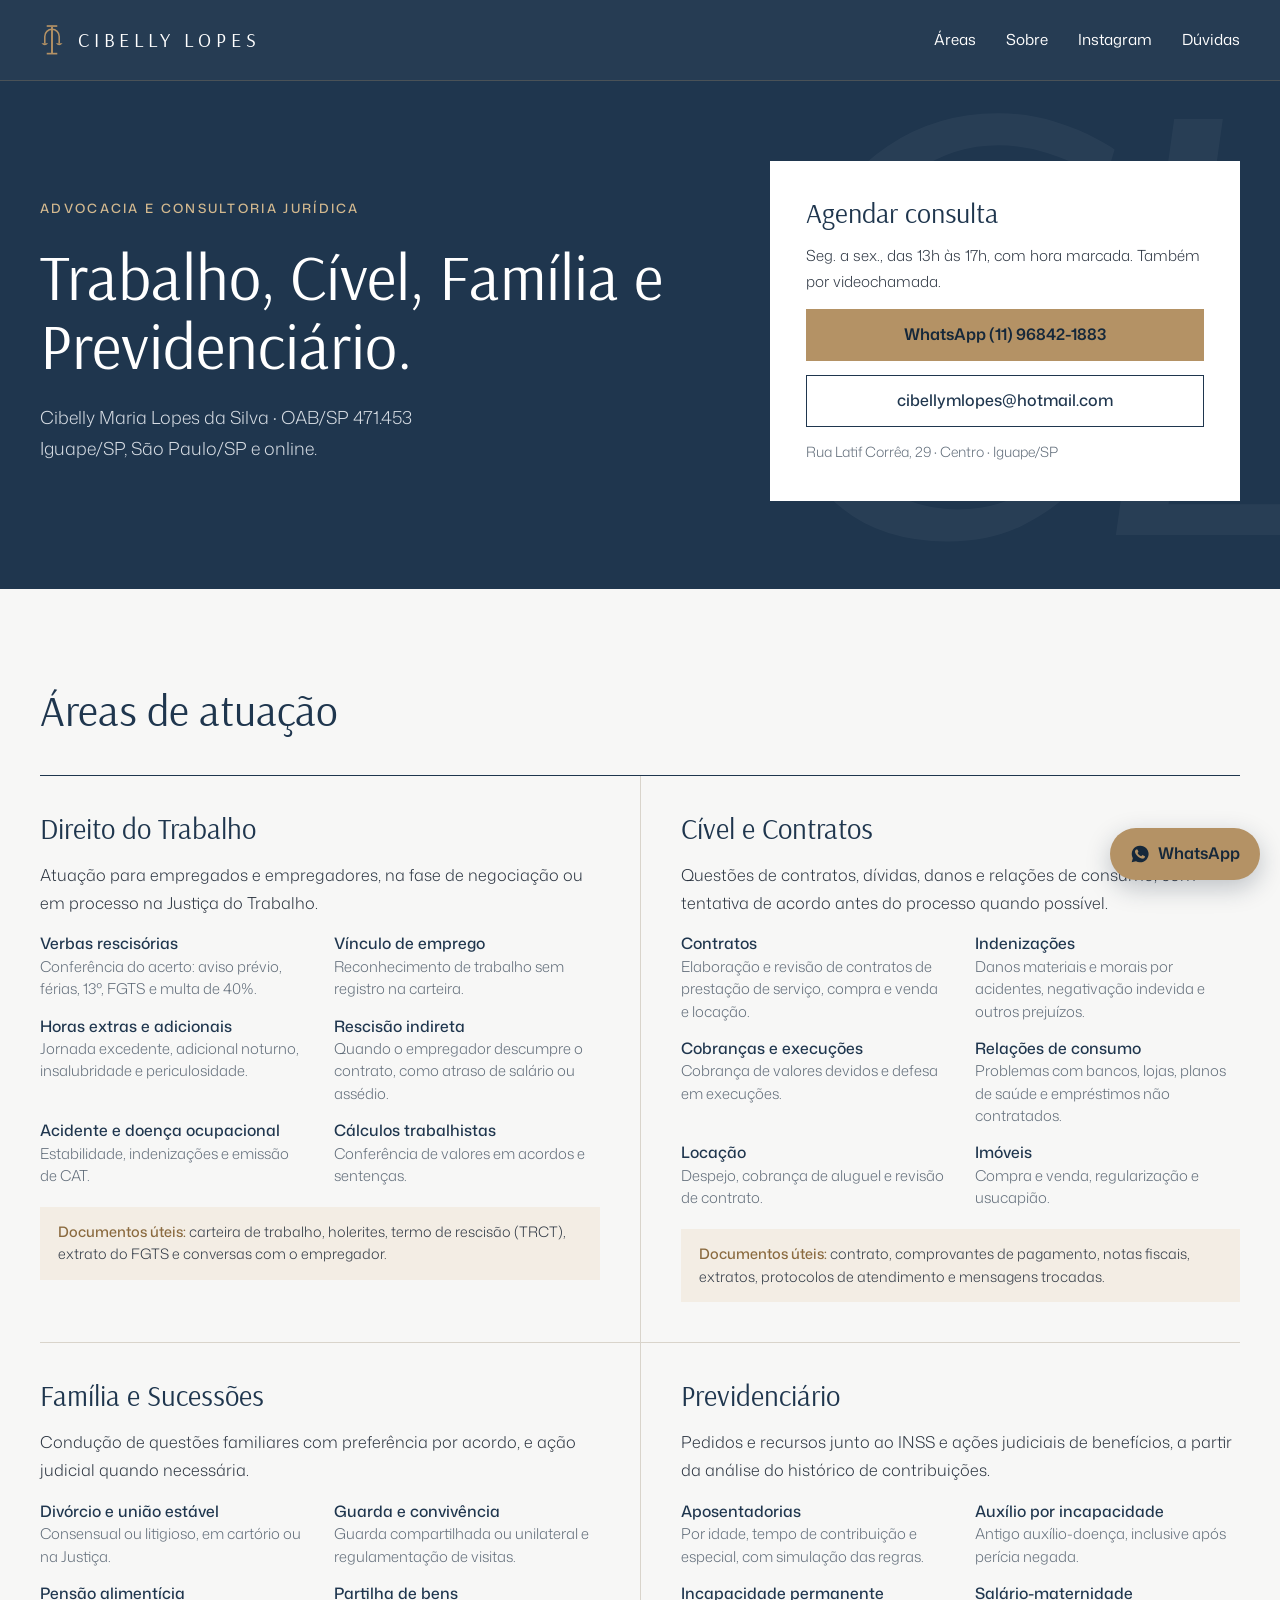
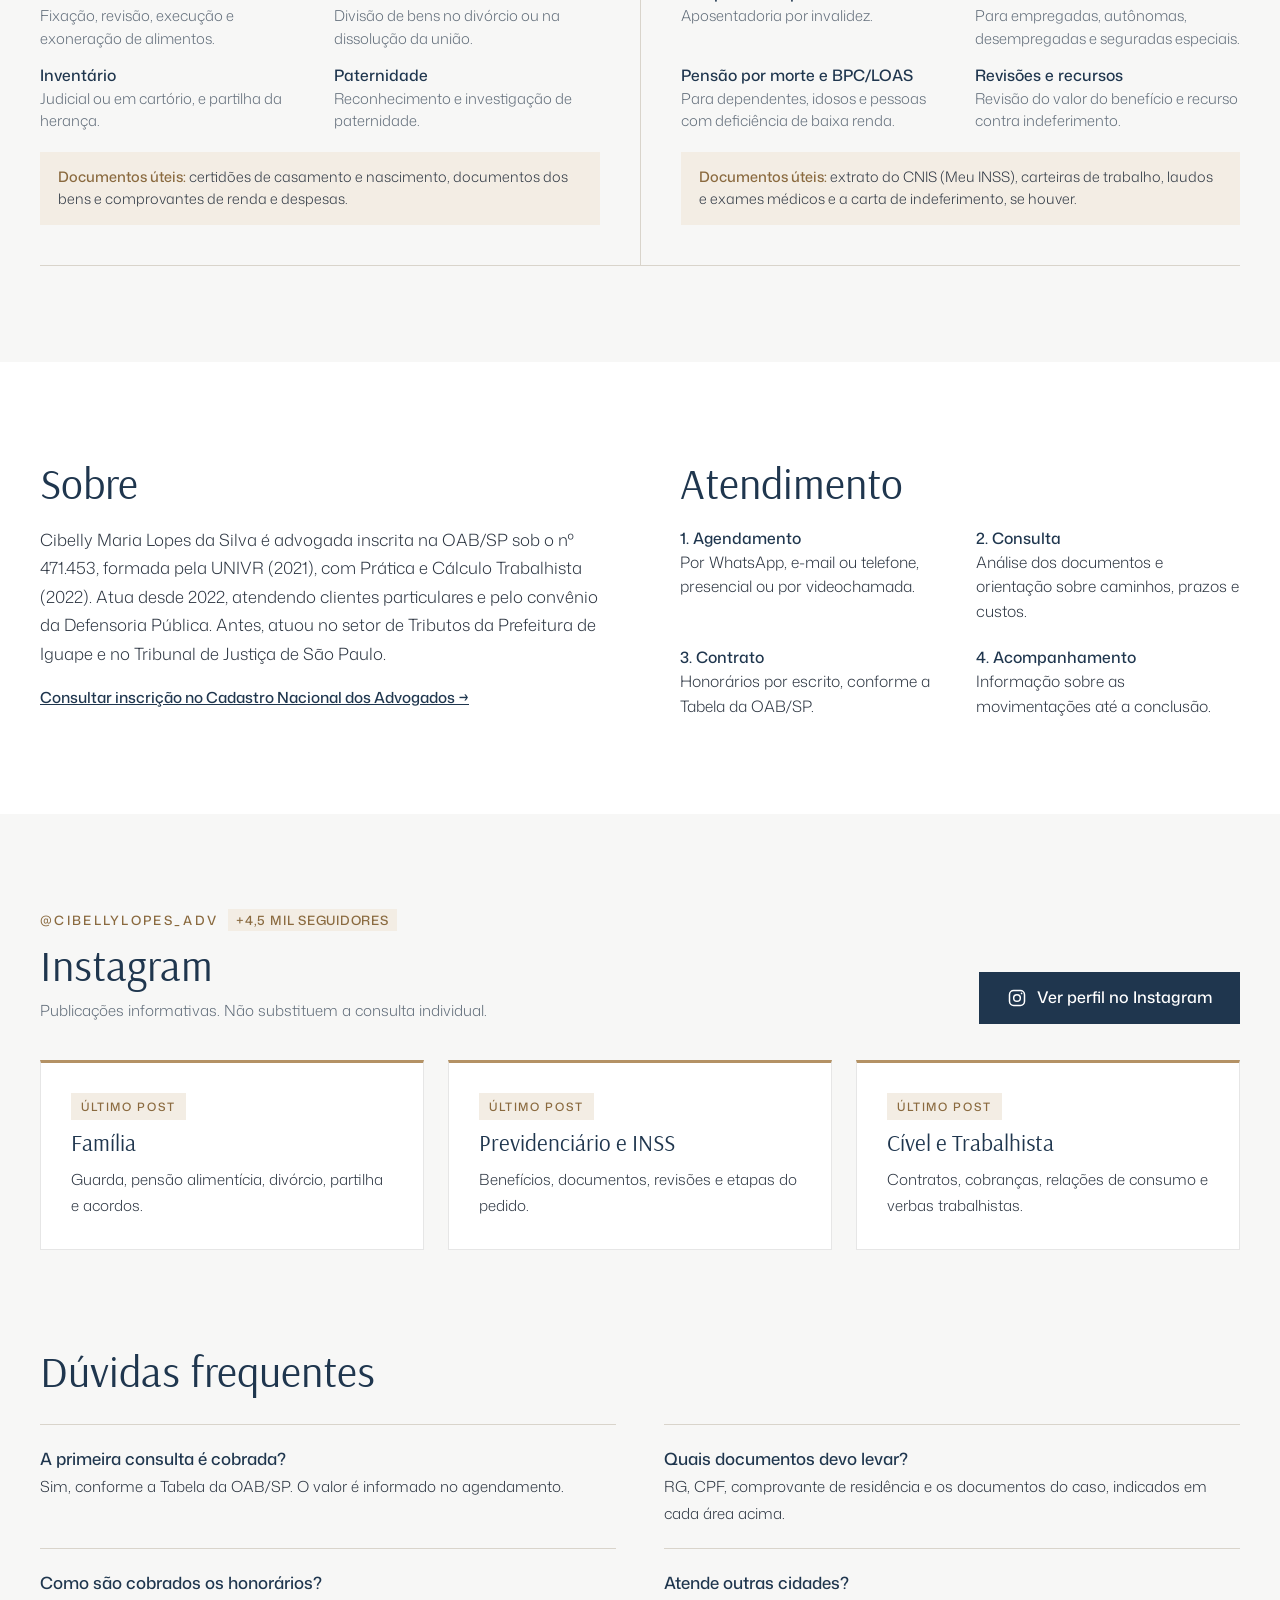
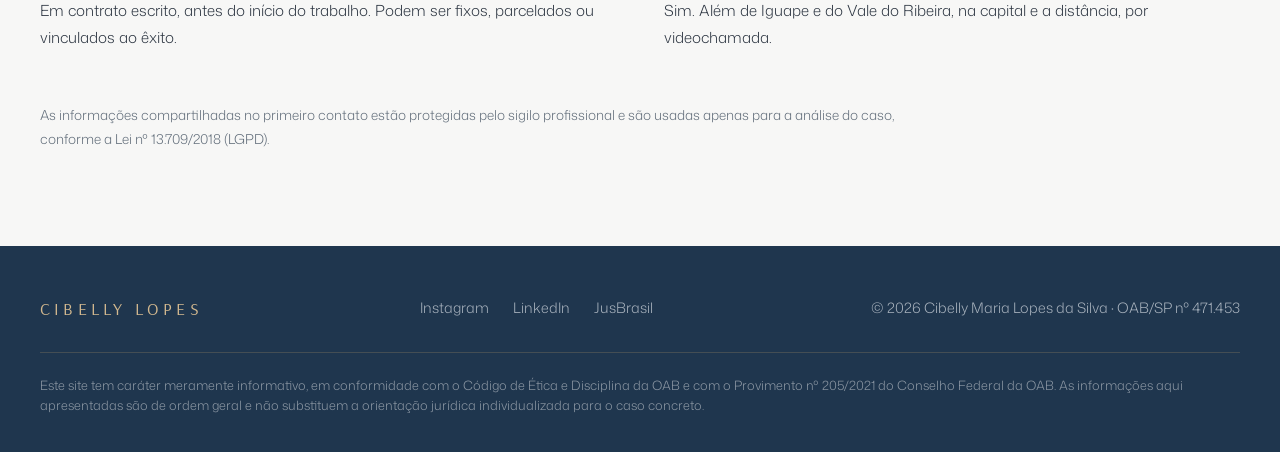
<file: index.html>
<!DOCTYPE html>
<html lang="pt-BR">
<head>
<meta charset="UTF-8">
<meta name="viewport" content="width=device-width, initial-scale=1.0">
<title>Cibelly Lopes | Advocacia e Consultoria Jurídica</title>
<meta name="description" content="Advocacia e consultoria jurídica em Direito do Trabalho, Cível e Contratos, Família e Sucessões e Previdenciário. Iguape/SP, São Paulo/SP e atendimento online.">
<meta name="author" content="Cibelly Maria Lopes da Silva">
<meta name="theme-color" content="#1f364e">
<meta property="og:title" content="Cibelly Lopes | Advocacia e Consultoria Jurídica">
<meta property="og:description" content="Trabalhista, Cível e Contratos, Família e Sucessões e Previdenciário. Iguape/SP, São Paulo e atendimento online.">
<meta property="og:locale" content="pt_BR">
<meta property="og:type" content="website">
<meta property="og:url" content="https://cibellylopes.adv.br/">
<link rel="canonical" href="https://cibellylopes.adv.br/">
<link rel="icon" href="data:image/svg+xml,%3Csvg xmlns='http://www.w3.org/2000/svg' viewBox='0 0 100 132'%3E%3Cg fill='%23b49265'%3E%3Crect x='28' y='5' width='44' height='7'/%3E%3Crect x='46' y='12' width='8' height='112'/%3E%3Crect x='28' y='120' width='44' height='7'/%3E%3Cpath d='M20 80 V52 A30 30 0 0 1 80 52 V80' fill='none' stroke='%23b49265' stroke-width='6.5'/%3E%3Cpath d='M6 80 H34 Q20 97 6 80 Z'/%3E%3Cpath d='M66 80 H94 Q80 97 66 80 Z'/%3E%3C/g%3E%3C/svg%3E">

<script type="application/ld+json">
{
  "@context":"https://schema.org",
  "@type":"Attorney",
  "url":"https://cibellylopes.adv.br/",
  "name":"Cibelly Lopes — Advocacia e Consultoria Jurídica",
  "founder":{"@type":"Person","name":"Cibelly Maria Lopes da Silva","jobTitle":"Advogada","identifier":"OAB/SP 471.453"},
  "description":"Advocacia e consultoria jurídica em Direito do Trabalho, Cível e Contratos, Família e Sucessões e Previdenciário.",
  "email":"cibellymlopes@hotmail.com",
  "telephone":"+5511968421883",
  "address":{"@type":"PostalAddress","streetAddress":"Rua Latif Corrêa, 29","addressLocality":"Iguape","addressRegion":"SP","addressCountry":"BR"},
  "areaServed":["Iguape/SP","Vale do Ribeira","São Paulo/SP","Atendimento online em todo o Brasil"],
  "openingHours":"Mo-Fr 13:00-17:00",
  "sameAs":["https://instagram.com/cibellylopes_adv","https://www.linkedin.com/in/cibelly-lopes-273256235/","https://cibellymlopes.jusbrasil.com.br"],
  "knowsAbout":["Direito do Trabalho","Direito Civil","Direito de Família e Sucessões","Direito Previdenciário"],
  "priceRange":"Honorários conforme Tabela da OAB/SP"
}
</script>

<link rel="preconnect" href="https://fonts.googleapis.com">
<link rel="preconnect" href="https://fonts.gstatic.com" crossorigin>
<link href="https://fonts.googleapis.com/css2?family=Arsenal:ital,wght@0,400;0,700;1,400;1,700&family=Mona+Sans:wght@200;300;400;500;600&display=swap" rel="stylesheet">
<link rel="preconnect" href="https://w.behold.so">
<link rel="preconnect" href="https://content.behold.so">
<script src="https://w.behold.so/widget.js" type="module" onerror="document.documentElement.classList.add('sem-feed')"></script>
<style>
  /* ===== Identidade visual da marca — Cibelly Lopes =====
     Azul      #1f364e    Dourado  #b49265
     Off White #f7f7f6    Cinza    #e6e6e6    Branco #ffffff
     Títulos: Arsenal · Texto: Mona Sans Light
  ====================================================== */
  :root{
    --azul:#1f364e;
    --azul-esc:#16283a;
    --dourado:#b49265;
    --dourado-claro:#d3b98f;
    --dourado-texto:#8a6a3f;
    --bege:#f3ede4;
    --offwhite:#f7f7f6;
    --cinza:#e6e6e6;
    --linha:#d9d4cb;
    --texto:#2b3440;
    --texto-sec:#5f6b78;
    --texto-claro:#d7dde4;
    --max:1248px;
  }
  *{box-sizing:border-box;margin:0;padding:0}
  html{scroll-behavior:smooth}
  @media (prefers-reduced-motion:reduce){html{scroll-behavior:auto}}
  body{font-family:'Mona Sans',system-ui,-apple-system,sans-serif;font-weight:300;color:var(--texto);background:var(--offwhite);line-height:1.7;-webkit-font-smoothing:antialiased;overflow-x:hidden}
  h1,h2,h3{font-family:'Arsenal',Georgia,serif;font-weight:400;line-height:1.15}
  a{color:inherit}
  ul,ol{list-style:none}
  [hidden]{display:none!important}
  .wrap{max-width:var(--max);margin:0 auto;padding:0 24px}
  section{scroll-margin-top:80px}
  a:focus-visible,button:focus-visible,summary:focus-visible{outline:2px solid var(--dourado);outline-offset:3px}
  .skip{position:absolute;left:-9999px;background:var(--dourado);color:var(--azul-esc);padding:12px 20px;z-index:200;font-weight:600;text-decoration:none}
  .skip:focus{left:12px;top:12px}
  .eyebrow{display:block;font-size:.8rem;letter-spacing:.18em;text-transform:uppercase;font-weight:500;color:var(--dourado-texto)}
  .sec{padding:96px 0}
  .sec h2{font-size:clamp(2rem,3.4vw,2.8rem);color:var(--azul)}

  .btn{display:inline-flex;align-items:center;justify-content:center;gap:10px;min-height:52px;padding:0 28px;font-size:1rem;font-weight:500;text-decoration:none;transition:background .2s,color .2s}
  .btn-ouro{background:var(--dourado);color:var(--azul-esc);font-weight:600}
  .btn-ouro:hover{background:var(--dourado-claro)}
  .btn-linha{border:1px solid var(--azul);color:var(--azul)}
  .btn-linha:hover{background:var(--offwhite)}
  .btn-azul{background:var(--azul);color:#fff}
  .btn-azul:hover{background:var(--azul-esc)}
  .btn{text-align:center}
  .btn svg{width:20px;height:20px}

  /* ---------- Cabeçalho ---------- */
  header{position:sticky;top:0;z-index:60;background:rgba(31,54,78,.97);border-bottom:1px solid rgba(180,146,101,.25);backdrop-filter:blur(10px)}
  .nav{height:80px;display:flex;align-items:center;justify-content:space-between;gap:24px}
  .lockup{display:flex;align-items:center;gap:14px;text-decoration:none;color:#fff}
  .lockup svg{width:24px;flex:none}
  .lockup span{font-family:'Arsenal',Georgia,serif;font-size:1.25rem;letter-spacing:.24em;white-space:nowrap}
  #nav ul{display:flex;align-items:center;gap:30px;font-size:.95rem;font-weight:400}
  #nav a{text-decoration:none;color:#fff}
  #nav a:hover{color:var(--dourado-claro)}
  .menu-btn{display:none;background:none;border:1px solid rgba(255,255,255,.4);color:#fff;font:inherit;font-size:.9rem;min-height:44px;padding:0 18px;cursor:pointer}

  /* ---------- Topo ---------- */
  .topo{position:relative;overflow:hidden;background:var(--azul);color:#fff;padding:80px 0 88px}
  .topo .monograma{position:absolute;right:-3vw;top:-40px;font-family:'Arsenal',Georgia,serif;font-style:italic;font-size:clamp(320px,50vw,720px);line-height:.8;letter-spacing:-.06em;color:#fff;opacity:.04;pointer-events:none;user-select:none}
  .topo-grid{position:relative;display:grid;grid-template-columns:minmax(0,1.4fr) minmax(0,1fr);gap:72px;align-items:center}
  .topo .eyebrow{color:var(--dourado-claro)}
  .topo h1{margin:22px 0;font-size:clamp(2.4rem,5vw,4rem);line-height:1.08}
  .topo p{font-size:1.12rem;color:var(--texto-claro)}
  .agenda{background:#fff;color:var(--texto);padding:36px;display:flex;flex-direction:column;gap:14px}
  .agenda h2{font-size:1.75rem;color:var(--azul)}
  .agenda p{font-size:.95rem;color:var(--texto)}
  .agenda .end{font-size:.88rem;color:var(--texto-sec)}

  /* ---------- Áreas ---------- */
  .areas-grid{margin-top:40px;display:grid;grid-template-columns:repeat(2,minmax(0,1fr));border-top:1px solid var(--azul)}
  .area{padding:36px 40px 40px 0;display:flex;flex-direction:column;gap:16px;border-bottom:1px solid var(--linha)}
  .area:nth-child(2n){padding:36px 0 40px 40px;border-left:1px solid var(--linha)}
  .area h3{font-size:1.8rem;color:var(--azul)}
  .area .desc{font-size:1.02rem}
  .area ul{display:grid;grid-template-columns:repeat(2,minmax(0,1fr));gap:14px 28px}
  .area li{font-size:.93rem;line-height:1.5;color:var(--texto-sec)}
  .area li strong{display:block;font-weight:500;color:var(--azul);font-size:.98rem}
  .area .docs{margin-top:4px;padding:14px 18px;background:var(--bege);font-size:.9rem;line-height:1.55}
  .area .docs strong{font-weight:500;color:var(--dourado-texto)}

  /* ---------- Sobre + Atendimento ---------- */
  .sobre-atend{background:#fff}
  .duas{display:grid;grid-template-columns:minmax(0,1fr) minmax(0,1fr);gap:80px}
  .duas h2{margin-bottom:18px}
  .duas p{font-size:1.05rem}
  .duas .link{display:inline-block;margin-top:16px;font-size:.95rem;font-weight:500;color:var(--azul)}
  .etapas{display:grid;grid-template-columns:repeat(2,minmax(0,1fr));gap:22px 32px;font-size:.98rem;line-height:1.55}
  .etapas strong{display:block;font-weight:500;color:var(--azul)}

  /* ---------- Instagram ---------- */
  .insta-topo{display:flex;flex-wrap:wrap;justify-content:space-between;align-items:flex-end;gap:20px 48px}
  .insta-topo h2{margin-top:8px}
  .insta-topo p{margin-top:8px;font-size:.95rem;color:var(--texto-sec)}
  .seguidores{margin-left:10px;padding:2px 8px;background:var(--bege);letter-spacing:.06em}
  .insta-feed{margin-top:36px;min-height:320px;border:1px solid var(--cinza);background:#fff;padding:8px;--behold-gap:8px;--behold-border-radius:0;--behold-row-height:240px}
  .insta-feed behold-widget{display:block;width:100%}
  .insta-grid{display:none;margin-top:36px;grid-template-columns:repeat(3,minmax(0,1fr));gap:24px}
  .sem-feed .insta-feed{display:none}
  .sem-feed .insta-grid{display:grid}
  .insta-card{background:#fff;border:1px solid var(--cinza);border-top:3px solid var(--dourado);padding:30px;display:flex;flex-direction:column;gap:10px;text-decoration:none}
  .insta-card:hover{border-color:var(--dourado)}
  .insta-card .selo{align-self:flex-start;font-size:.72rem;letter-spacing:.14em;text-transform:uppercase;font-weight:500;color:var(--dourado-texto);background:var(--bege);padding:4px 10px}
  .insta-card h3{font-size:1.45rem;color:var(--azul)}
  .insta-card p{font-size:.95rem}

  /* ---------- Dúvidas ---------- */
  .faq{margin-top:28px;display:grid;grid-template-columns:repeat(2,minmax(0,1fr));gap:0 48px}
  .faq div{padding:20px 0;border-top:1px solid var(--linha)}
  .faq strong{display:block;font-weight:500;color:var(--azul);font-size:1.05rem}
  .faq span{font-size:.95rem}
  .privacidade{margin-top:32px;font-size:.85rem;color:var(--texto-sec);max-width:880px}

  footer{background:var(--azul);color:#aab4bf;padding:48px 0 36px;font-size:.9rem}
  .rodape{display:flex;flex-wrap:wrap;justify-content:space-between;align-items:center;gap:20px}
  .rodape .marca{font-family:'Arsenal',Georgia,serif;font-size:1.1rem;letter-spacing:.24em;color:var(--dourado-claro)}
  .rodape ul{display:flex;flex-wrap:wrap;gap:8px 24px}
  .rodape a{text-decoration:none}
  .rodape a:hover{color:var(--dourado-claro)}
  .disclaimer{margin-top:28px;padding-top:22px;border-top:1px solid rgba(180,146,101,.25);font-size:.8rem;line-height:1.6;color:#8f9aa6}

  .float-wa{position:fixed;right:20px;bottom:20px;z-index:70;display:inline-flex;align-items:center;gap:8px;min-height:52px;padding:0 20px;border-radius:26px;background:var(--dourado);color:var(--azul-esc);font-weight:600;text-decoration:none;box-shadow:0 8px 24px rgba(22,40,58,.25)}
  .float-wa svg{width:20px;height:20px}

  /* ---------- Responsivo ---------- */
  @media (max-width:980px){
    .topo-grid,.duas{grid-template-columns:1fr;gap:48px}
    .areas-grid{grid-template-columns:1fr}
    .area,.area:nth-child(2n){padding:32px 0;border-left:none}
    .insta-grid{grid-template-columns:1fr}
  }
  @media (max-width:820px){
    .menu-btn{display:inline-flex;align-items:center}
    #nav ul{display:none;position:absolute;left:0;right:0;top:80px;background:var(--azul);flex-direction:column;align-items:stretch;gap:0;padding:8px 24px 24px;border-bottom:1px solid rgba(180,146,101,.3)}
    #nav.open ul{display:flex}
    #nav ul li a{display:flex;min-height:48px;align-items:center}
  }
  @media (max-width:600px){
    .sec{padding:72px 0}
    .topo{padding:56px 0 64px}
    .agenda{padding:28px 22px}
    .agenda .btn{padding:0 16px;font-size:.95rem;white-space:nowrap}
    .lockup span{font-size:1.05rem;letter-spacing:.16em}
    .area ul{grid-template-columns:1fr}
    .etapas,.faq{grid-template-columns:1fr}
    .insta-feed{--behold-row-height:160px}
    .float-wa span{display:none}
    .float-wa{padding:0 16px}
  }
</style>
</head>
<body>

<a class="skip" href="#conteudo">Ir para o conteúdo</a>

<header>
  <div class="wrap nav">
    <a href="#topo" class="lockup" aria-label="Cibelly Lopes — Advocacia e Consultoria Jurídica">
      <svg viewBox="0 0 100 132" aria-hidden="true"><g fill="#b49265"><rect x="28" y="5" width="44" height="7"/><rect x="46" y="12" width="8" height="112"/><rect x="28" y="120" width="44" height="7"/><path d="M20 80 V52 A30 30 0 0 1 80 52 V80" fill="none" stroke="#b49265" stroke-width="6.5"/><path d="M6 80 H34 Q20 97 6 80 Z"/><path d="M66 80 H94 Q80 97 66 80 Z"/></g></svg>
      <span>CIBELLY LOPES</span>
    </a>
    <nav id="nav" aria-label="Navegação principal">
      <button class="menu-btn" type="button" aria-expanded="false" aria-controls="menu">Menu</button>
      <ul id="menu">
        <li><a href="#areas">Áreas</a></li>
        <li><a href="#sobre">Sobre</a></li>
        <li><a href="#instagram">Instagram</a></li>
        <li><a href="#duvidas">Dúvidas</a></li>
      </ul>
    </nav>
  </div>
</header>

<main id="conteudo">

<section class="topo" id="topo">
  <div class="monograma" aria-hidden="true">CL</div>
  <div class="wrap topo-grid">
    <div>
      <span class="eyebrow">Advocacia e Consultoria Jurídica</span>
      <h1>Trabalho, Cível, Família e Previdenciário.</h1>
      <p>Cibelly Maria Lopes da Silva · <span style="white-space:nowrap">OAB/SP 471.453</span><br>Iguape/SP, São Paulo/SP e online.</p>
    </div>
    <div class="agenda" id="contato">
      <h2>Agendar consulta</h2>
      <p>Seg. a sex., das 13h às 17h, com hora marcada. Também por videochamada.</p>
      <a class="btn btn-ouro" href="https://wa.me/5511968421883" target="_blank" rel="noopener">WhatsApp (11) 96842-1883</a>
      <a class="btn btn-linha" href="mailto:cibellymlopes@hotmail.com">cibellymlopes@hotmail.com</a>
      <span class="end">Rua Latif Corrêa, 29 · Centro · Iguape/SP</span>
    </div>
  </div>
</section>

<section class="sec" id="areas">
  <div class="wrap">
    <h2>Áreas de atuação</h2>
    <div class="areas-grid">

      <article class="area">
        <h3>Direito do Trabalho</h3>
        <p class="desc">Atuação para empregados e empregadores, na fase de negociação ou em processo na Justiça do Trabalho.</p>
        <ul>
          <li><strong>Verbas rescisórias</strong>Conferência do acerto: aviso prévio, férias, 13º, FGTS e multa de 40%.</li>
          <li><strong>Vínculo de emprego</strong>Reconhecimento de trabalho sem registro na carteira.</li>
          <li><strong>Horas extras e adicionais</strong>Jornada excedente, adicional noturno, insalubridade e periculosidade.</li>
          <li><strong>Rescisão indireta</strong>Quando o empregador descumpre o contrato, como atraso de salário ou assédio.</li>
          <li><strong>Acidente e doença ocupacional</strong>Estabilidade, indenizações e emissão de CAT.</li>
          <li><strong>Cálculos trabalhistas</strong>Conferência de valores em acordos e sentenças.</li>
        </ul>
        <p class="docs"><strong>Documentos úteis:</strong> carteira de trabalho, holerites, termo de rescisão (TRCT), extrato do FGTS e conversas com o empregador.</p>
      </article>

      <article class="area">
        <h3>Cível e Contratos</h3>
        <p class="desc">Questões de contratos, dívidas, danos e relações de consumo, com tentativa de acordo antes do processo quando possível.</p>
        <ul>
          <li><strong>Contratos</strong>Elaboração e revisão de contratos de prestação de serviço, compra e venda e locação.</li>
          <li><strong>Indenizações</strong>Danos materiais e morais por acidentes, negativação indevida e outros prejuízos.</li>
          <li><strong>Cobranças e execuções</strong>Cobrança de valores devidos e defesa em execuções.</li>
          <li><strong>Relações de consumo</strong>Problemas com bancos, lojas, planos de saúde e empréstimos não contratados.</li>
          <li><strong>Locação</strong>Despejo, cobrança de aluguel e revisão de contrato.</li>
          <li><strong>Imóveis</strong>Compra e venda, regularização e usucapião.</li>
        </ul>
        <p class="docs"><strong>Documentos úteis:</strong> contrato, comprovantes de pagamento, notas fiscais, extratos, protocolos de atendimento e mensagens trocadas.</p>
      </article>

      <article class="area">
        <h3>Família e Sucessões</h3>
        <p class="desc">Condução de questões familiares com preferência por acordo, e ação judicial quando necessária.</p>
        <ul>
          <li><strong>Divórcio e união estável</strong>Consensual ou litigioso, em cartório ou na Justiça.</li>
          <li><strong>Guarda e convivência</strong>Guarda compartilhada ou unilateral e regulamentação de visitas.</li>
          <li><strong>Pensão alimentícia</strong>Fixação, revisão, execução e exoneração de alimentos.</li>
          <li><strong>Partilha de bens</strong>Divisão de bens no divórcio ou na dissolução da união.</li>
          <li><strong>Inventário</strong>Judicial ou em cartório, e partilha da herança.</li>
          <li><strong>Paternidade</strong>Reconhecimento e investigação de paternidade.</li>
        </ul>
        <p class="docs"><strong>Documentos úteis:</strong> certidões de casamento e nascimento, documentos dos bens e comprovantes de renda e despesas.</p>
      </article>

      <article class="area">
        <h3>Previdenciário</h3>
        <p class="desc">Pedidos e recursos junto ao INSS e ações judiciais de benefícios, a partir da análise do histórico de contribuições.</p>
        <ul>
          <li><strong>Aposentadorias</strong>Por idade, tempo de contribuição e especial, com simulação das regras.</li>
          <li><strong>Auxílio por incapacidade</strong>Antigo auxílio-doença, inclusive após perícia negada.</li>
          <li><strong>Incapacidade permanente</strong>Aposentadoria por invalidez.</li>
          <li><strong>Salário-maternidade</strong>Para empregadas, autônomas, desempregadas e seguradas especiais.</li>
          <li><strong>Pensão por morte e BPC/LOAS</strong>Para dependentes, idosos e pessoas com deficiência de baixa renda.</li>
          <li><strong>Revisões e recursos</strong>Revisão do valor do benefício e recurso contra indeferimento.</li>
        </ul>
        <p class="docs"><strong>Documentos úteis:</strong> extrato do CNIS (Meu INSS), carteiras de trabalho, laudos e exames médicos e a carta de indeferimento, se houver.</p>
      </article>

    </div>
  </div>
</section>

<section class="sec sobre-atend" id="sobre">
  <div class="wrap duas">
    <div>
      <h2>Sobre</h2>
      <p>Cibelly Maria Lopes da Silva é advogada inscrita na OAB/SP sob o nº 471.453, formada pela UNIVR (2021), com Prática e Cálculo Trabalhista (2022). Atua desde 2022, atendendo clientes particulares e pelo convênio da Defensoria Pública. Antes, atuou no setor de Tributos da Prefeitura de Iguape e no Tribunal de Justiça de São Paulo.</p>
      <a class="link" href="https://cna.oab.org.br/" target="_blank" rel="noopener">Consultar inscrição no Cadastro Nacional dos Advogados →</a>
    </div>
    <div id="atendimento">
      <h2>Atendimento</h2>
      <ol class="etapas">
        <li><strong>1. Agendamento</strong>Por WhatsApp, e-mail ou telefone, presencial ou por videochamada.</li>
        <li><strong>2. Consulta</strong>Análise dos documentos e orientação sobre caminhos, prazos e custos.</li>
        <li><strong>3. Contrato</strong>Honorários por escrito, conforme a Tabela da OAB/SP.</li>
        <li><strong>4. Acompanhamento</strong>Informação sobre as movimentações até a conclusão.</li>
      </ol>
    </div>
  </div>
</section>

<section class="sec" id="instagram">
  <div class="wrap">
    <div class="insta-topo">
      <div>
        <span class="eyebrow">@cibellylopes_adv<span class="seguidores">+4,5 mil seguidores</span></span>
        <h2>Instagram</h2>
        <p>Publicações informativas. Não substituem a consulta individual.</p>
      </div>
      <a class="btn btn-azul" href="https://www.instagram.com/cibellylopes_adv/" target="_blank" rel="noopener"><svg viewBox="0 0 24 24" fill="none" stroke="currentColor" stroke-width="1.8" aria-hidden="true"><rect x="3" y="3" width="18" height="18" rx="5"/><circle cx="12" cy="12" r="4"/><circle cx="17.5" cy="6.5" r="1" fill="currentColor" stroke="none"/></svg>Ver perfil no Instagram</a>
    </div>
    <div class="insta-feed" aria-label="Publicações recentes no Instagram">
      <behold-widget feed-id="jobfToFFxX6NprXmARWJ"></behold-widget>
    </div>
    <div class="insta-grid">
      <a class="insta-card" href="https://www.instagram.com/cibellylopes_adv/" target="_blank" rel="noopener"><span class="selo">Último post</span><h3>Família</h3><p>Guarda, pensão alimentícia, divórcio, partilha e acordos.</p></a>
      <a class="insta-card" href="https://www.instagram.com/cibellylopes_adv/" target="_blank" rel="noopener"><span class="selo">Último post</span><h3>Previdenciário e INSS</h3><p>Benefícios, documentos, revisões e etapas do pedido.</p></a>
      <a class="insta-card" href="https://www.instagram.com/cibellylopes_adv/" target="_blank" rel="noopener"><span class="selo">Último post</span><h3>Cível e Trabalhista</h3><p>Contratos, cobranças, relações de consumo e verbas trabalhistas.</p></a>
    </div>
  </div>
</section>

<section class="sec" id="duvidas" style="padding-top:0">
  <div class="wrap">
    <h2>Dúvidas frequentes</h2>
    <div class="faq">
      <div><strong>A primeira consulta é cobrada?</strong><span>Sim, conforme a Tabela da OAB/SP. O valor é informado no agendamento.</span></div>
      <div><strong>Quais documentos devo levar?</strong><span>RG, CPF, comprovante de residência e os documentos do caso, indicados em cada área acima.</span></div>
      <div><strong>Como são cobrados os honorários?</strong><span>Em contrato escrito, antes do início do trabalho. Podem ser fixos, parcelados ou vinculados ao êxito.</span></div>
      <div><strong>Atende outras cidades?</strong><span>Sim. Além de Iguape e do Vale do Ribeira, na capital e a distância, por videochamada.</span></div>
    </div>
    <p class="privacidade">As informações compartilhadas no primeiro contato estão protegidas pelo sigilo profissional e são usadas apenas para a análise do caso, conforme a Lei nº 13.709/2018 (LGPD).</p>
  </div>
</section>

</main>

<footer>
  <div class="wrap">
    <div class="rodape">
      <span class="marca">CIBELLY LOPES</span>
      <ul>
        <li><a href="https://instagram.com/cibellylopes_adv" target="_blank" rel="noopener">Instagram</a></li>
        <li><a href="https://www.linkedin.com/in/cibelly-lopes-273256235/" target="_blank" rel="noopener">LinkedIn</a></li>
        <li><a href="https://cibellymlopes.jusbrasil.com.br" target="_blank" rel="noopener">JusBrasil</a></li>
      </ul>
      <span>© <span id="ano">2026</span> Cibelly Maria Lopes da Silva · OAB/SP nº 471.453</span>
    </div>
    <p class="disclaimer">Este site tem caráter meramente informativo, em conformidade com o Código de Ética e Disciplina da OAB e com o Provimento nº 205/2021 do Conselho Federal da OAB. As informações aqui apresentadas são de ordem geral e não substituem a orientação jurídica individualizada para o caso concreto.</p>
  </div>
</footer>

<a class="float-wa" href="https://wa.me/5511968421883" target="_blank" rel="noopener" aria-label="Falar no WhatsApp">
  <svg viewBox="0 0 24 24" fill="currentColor" aria-hidden="true"><path d="M12 2a10 10 0 0 0-8.6 15L2 22l5.2-1.4A10 10 0 1 0 12 2Zm5.6 14.1c-.2.7-1.2 1.3-1.9 1.4-.5.1-1.1.1-1.8-.1-.4-.1-1-.3-1.7-.6-3-1.3-4.9-4.3-5-4.5-.2-.2-1.2-1.6-1.2-3s.7-2.1 1-2.4c.3-.3.6-.4.8-.4h.6c.2 0 .4 0 .7.5l.9 2.1c.1.2.1.4 0 .6l-.4.5-.3.3c-.1.1-.3.3-.1.6.2.3.8 1.3 1.7 2.1 1.1 1 2 1.3 2.3 1.4.3.1.5.1.6-.1l.9-1c.2-.2.4-.2.6-.1l2 1c.3.1.4.2.5.3.1.2.1.7-.1 1.4Z"/></svg>
  <span>WhatsApp</span>
</a>

<script>
  document.getElementById('ano').textContent = new Date().getFullYear();
  var nav = document.getElementById('nav');
  var btn = nav.querySelector('.menu-btn');
  function fechar(){ nav.classList.remove('open'); btn.setAttribute('aria-expanded','false'); }
  btn.addEventListener('click', function(){
    btn.setAttribute('aria-expanded', nav.classList.toggle('open'));
  });
  nav.querySelectorAll('a').forEach(function(a){ a.addEventListener('click', fechar); });
  document.addEventListener('keydown', function(e){
    if (e.key === 'Escape' && nav.classList.contains('open')) { fechar(); btn.focus(); }
  });
</script>
</body>
</html>
</file>
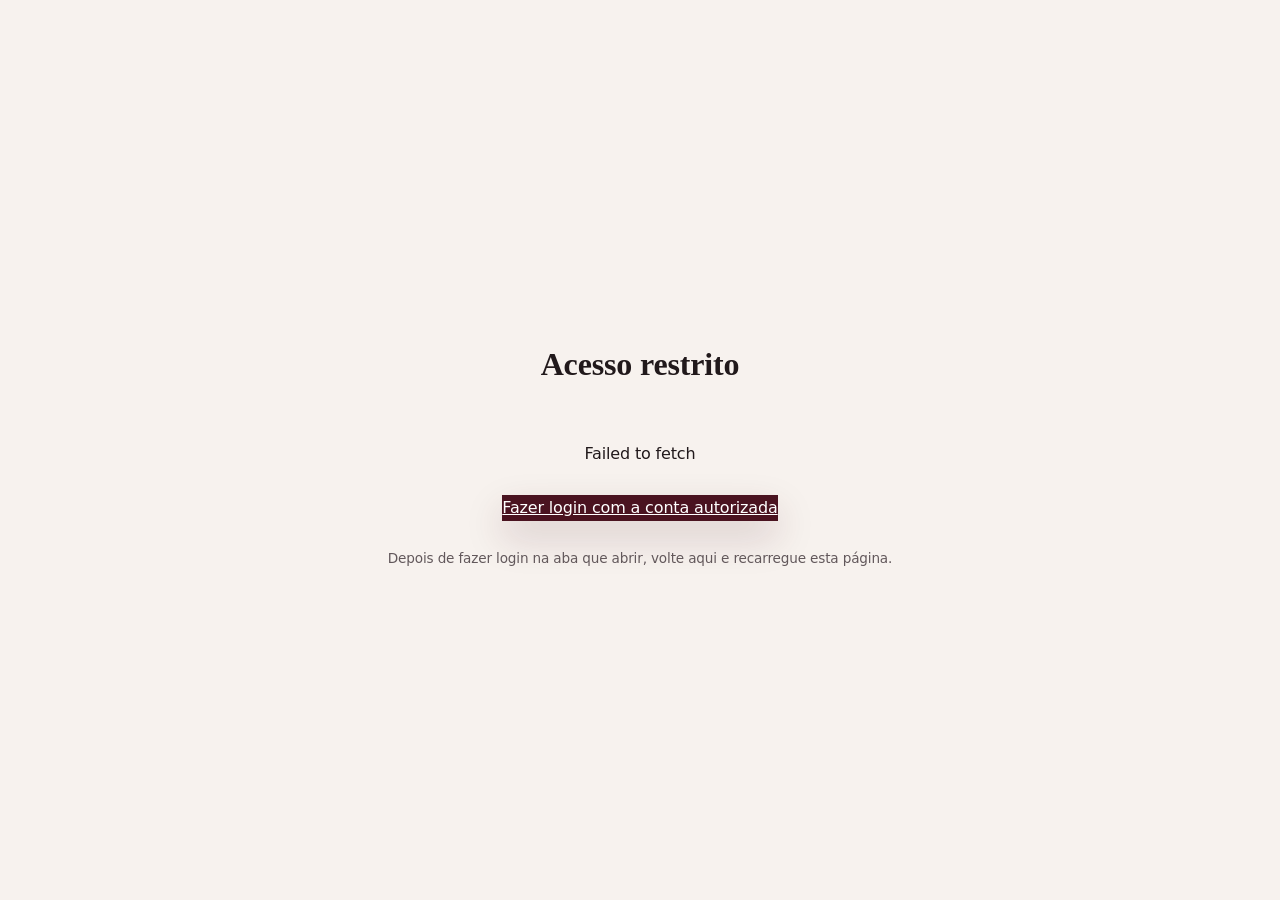
<file: admin/index.html>
<!doctype html>
<html lang="pt-BR">
  <head>
    <meta charset="UTF-8" />
    <meta name="viewport" content="width=device-width, initial-scale=1.0, viewport-fit=cover" />
    <meta name="robots" content="noindex, nofollow" />
    <title>Painel Admin — Cibelly Lopes</title>
    <script type="module" crossorigin src="/assets/index-HXGPQs6B.js"></script>
    <link rel="stylesheet" crossorigin href="/assets/index-CQoj-l0a.css">
  </head>
  <body>
    <div id="root"></div>
  </body>
</html>
</file>
<file: assets/index-CQoj-l0a.css>
:root{--lightningcss-light:initial;--lightningcss-dark: ;color-scheme:light;--text-primary:#21191b;--text-muted:#62585b;--text-faint:#978c8f;--surface:#fff;--bg:#f7f2ee;--bg-alt:#eee6e1;--border:#e3d9d5;--border-warm:#d9cbc7;--brand:#7a2637;--brand-deep:#4a1320;--brand-soft:#7a26371c;--accent-warm:#8a6f45;--accent-support:#6f5a36;--accent-support-soft:#6f5a361a;--radius:8px;--radius-lg:10px;--shadow-sm:0 2px 10px #21191b0d;--shadow-md:0 18px 48px #21191b1a;--shadow-brand:0 16px 38px #4a13202e;--font:"Plus Jakarta Sans", system-ui, -apple-system, sans-serif;--font-display:"Fraunces", "Georgia", serif;--max:980px;--mobile-cta-h:3.75rem;--focus-ring:2px solid var(--brand)}*,:before,:after{box-sizing:border-box}html{scroll-behavior:smooth}:where(#sobre,#areas,#processo,#avaliacoes,#instagram,#faq,#contato,#inicio){scroll-margin-top:4.5rem}body{font-family:var(--font);letter-spacing:-.01em;color:var(--text-primary);background-color:var(--bg);background-image:linear-gradient(180deg, #fbf8f5 0%, var(--bg) 42%, #f2ebe6 100%);-webkit-font-smoothing:antialiased;margin:0;font-size:1rem;line-height:1.65}@media (width<=767px){body{background-image:linear-gradient(180deg, #fbf8f5 0%, var(--bg) 55%, #f2ebe6 100%)}}@media (width>=768px){body{background-image:linear-gradient(180deg, #fbf8f5 0%, var(--bg) 45%, #efe7e2 100%), linear-gradient(90deg, #4a13200a, transparent 42%);background-attachment:fixed}}#root{min-height:100vh}a:focus-visible,button:focus-visible,summary:focus-visible{outline:var(--focus-ring);outline-offset:2px}.skip-link{background:var(--surface);color:var(--brand-deep);z-index:100;border-radius:8px;padding:.5rem 1rem;font-size:.875rem;font-weight:600;position:absolute;top:.75rem;left:-999px}.skip-link:focus{outline:var(--focus-ring);outline-offset:2px;left:.75rem}.site-main{padding-bottom:calc(var(--mobile-cta-h) + env(safe-area-inset-bottom,0px))}@media (width>=900px){.site-main{padding-bottom:0}}.site-header{z-index:1001;-webkit-backdrop-filter:blur(14px)saturate(1.05);backdrop-filter:blur(14px)saturate(1.05);border-bottom:1px solid var(--border-warm);background:#fbf8f5eb;position:sticky;top:0}.site-header__inner{max-width:var(--max);flex-wrap:nowrap;justify-content:flex-end;align-items:center;gap:.75rem;min-height:3.25rem;margin:0 auto;padding:.65rem 1.25rem;display:flex}.site-header__brand{font-family:var(--font-display);color:var(--text-primary);letter-spacing:0;align-items:center;min-height:44px;margin-right:auto;padding:.25rem 0;font-size:1.05rem;font-weight:600;text-decoration:none;display:inline-flex}.site-header__brand-name{line-height:1.2;display:block}.site-header__brand-sub{font-family:var(--font);letter-spacing:.02em;color:var(--text-muted);margin-top:.1rem;font-size:.7rem;font-weight:400;line-height:1.2;display:block}.site-header__brand--full{flex-direction:column;justify-content:center;align-items:flex-start;display:none}.site-header__brand--short{display:inline-flex}@media (width>=900px){.site-header__brand--full{display:inline-flex}.site-header__brand--short{display:none}}.site-header__brand:hover,.site-header__brand:focus-visible{color:var(--brand-deep);outline:none}.site-header__menu-btn{min-width:44px;min-height:44px;font-family:var(--font);color:var(--text-primary);background:var(--surface);border:1px solid var(--border-warm);cursor:pointer;border-radius:10px;flex-shrink:0;justify-content:center;align-items:center;gap:.5rem;padding:0 1rem;font-size:.875rem;font-weight:600;display:inline-flex}.site-header__menu-btn:active{background:var(--bg-alt)}.site-header__menu-icon{background:linear-gradient(var(--text-primary) 0 2px, transparent 2px 6px, var(--text-primary) 6px 8px, transparent 8px 12px, var(--text-primary) 12px 14px);place-items:stretch stretch;width:18px;height:14px;display:grid}@media (width>=900px){.site-header__menu-btn{display:none}}.site-header__nav--desktop{display:none}@media (width>=900px){.site-header__nav--desktop{flex-wrap:wrap;align-items:center;gap:.25rem 1rem;display:flex}.site-header__nav--desktop a{color:var(--text-muted);align-items:center;min-height:44px;padding:0 .15rem;font-size:.8125rem;font-weight:500;text-decoration:none;display:inline-flex;position:relative}.site-header__nav--desktop a:after{content:"";background:var(--brand);border-radius:1px;width:0;height:2px;transition:width .2s;position:absolute;bottom:6px;left:0}@media (hover:hover){.site-header__nav--desktop a:hover:after,.site-header__nav--desktop a:focus-visible:after{width:100%}.site-header__nav--desktop a:hover{color:var(--text-primary)}}.site-header__nav--desktop a:focus-visible{color:var(--text-primary)}}.site-header__drawer{z-index:1000;pointer-events:none;visibility:hidden;position:fixed;inset:0}.site-header__drawer--open{pointer-events:auto;visibility:visible}.site-header__backdrop{cursor:pointer;touch-action:manipulation;-webkit-tap-highlight-color:transparent;opacity:0;z-index:0;background:#1c191773;border:none;margin:0;padding:0;transition:opacity .2s;position:absolute;inset:0}.site-header__drawer--open .site-header__backdrop{opacity:1}.site-header__panel{background:var(--surface);border-left:1px solid var(--border-warm);width:min(20rem,88vw);height:100%;max-height:100dvh;box-shadow:var(--shadow-md);z-index:1;flex-direction:column;padding:0 0 1.5rem;transition:transform .22s;display:flex;position:absolute;top:0;right:0;overflow:hidden;transform:translate(100%)}.site-header__panel-head{padding:1rem 1rem .85rem;padding-top:calc(1rem + env(safe-area-inset-top,0px));border-bottom:1px solid var(--border);flex-shrink:0;justify-content:space-between;align-items:center;gap:.75rem;display:flex}.site-header__panel-title{font-family:var(--font-display);letter-spacing:-.02em;color:var(--text-primary);font-size:1.05rem;font-weight:600}.site-header__panel-close{min-width:44px;min-height:44px;font-family:var(--font);color:var(--brand-deep);background:var(--bg-alt);border:1px solid var(--border-warm);cursor:pointer;touch-action:manipulation;-webkit-tap-highlight-color:transparent;border-radius:10px;padding:0 .85rem;font-size:.875rem;font-weight:700}.site-header__panel-close:active{filter:brightness(.97)}.site-header__panel-nav{-webkit-overflow-scrolling:touch;padding-bottom:env(safe-area-inset-bottom,0px);flex:1;overflow-y:auto}.site-header__drawer--open .site-header__panel{transform:translate(0)}.site-header__panel-nav a{min-height:48px;color:var(--text-primary);border-bottom:1px solid var(--border);align-items:center;padding:0 1.35rem;font-size:1rem;font-weight:600;text-decoration:none;display:flex}.site-header__panel-nav a:active{background:var(--bg-alt)}@media (width>=900px){.site-header__drawer{display:none}}.mobile-cta{z-index:55;padding:.5rem 1rem calc(.5rem + env(safe-area-inset-bottom,0px));-webkit-backdrop-filter:blur(12px);backdrop-filter:blur(12px);border-top:1px solid var(--border-warm);background:#fbf8f5f0;position:fixed;bottom:0;left:0;right:0;box-shadow:0 -8px 32px #1c191714}.mobile-cta__link{color:#fff;border-radius:var(--radius);background:var(--brand-deep);width:100%;min-height:48px;box-shadow:var(--shadow-brand);justify-content:center;align-items:center;gap:.6rem;padding:0 1.25rem;font-size:.95rem;font-weight:700;text-decoration:none;display:flex}.mobile-cta__link:active{filter:brightness(.95);transform:scale(.99)}.mobile-cta__icon{flex-shrink:0;display:flex}@media (width>=900px){.mobile-cta{display:none}}.hero{padding:3rem 1.25rem 3.75rem;position:relative;overflow:hidden}@media (width>=900px){.hero{padding:4.25rem 1.5rem 5.25rem}}.hero__backdrop{pointer-events:none;background:linear-gradient(90deg,#4a13200f,#0000 38%),linear-gradient(#ffffffad,#0000 55%);position:absolute;inset:0}@media (width>=768px){.hero__backdrop{background:linear-gradient(90deg,#4a132014,#0000 42%),linear-gradient(#ffffffb8,#0000 58%)}}.hero__grid{max-width:var(--max);align-items:center;gap:1.65rem;margin:0 auto;display:grid;position:relative}@media (width>=900px){.hero__grid{grid-template-columns:minmax(0,1.08fr) minmax(300px,.72fr);gap:4rem;padding-top:.5rem}}.hero__kicker{letter-spacing:.16em;text-transform:uppercase;color:var(--brand);margin:0 0 1rem;font-size:.72rem;font-weight:700}.hero__credential{letter-spacing:.01em;color:var(--brand-deep);-webkit-backdrop-filter:blur(6px);backdrop-filter:blur(6px);background:#ffffffb8;border:1px solid #7a263729;border-radius:999px;align-items:center;margin:0 0 .9rem;padding:.32rem .68rem;font-size:.74rem;font-weight:650;display:inline-flex;box-shadow:0 8px 18px #21191b0f}.hero__title{font-family:var(--font-display);letter-spacing:0;color:var(--text-primary);text-wrap:balance;margin:0 0 1.1rem;font-size:clamp(2.05rem,5.6vw,4.15rem);font-weight:600;line-height:1.02}.hero__title:after{content:"";background:var(--brand);border-radius:2px;width:3.5rem;height:2px;margin-top:1rem;display:block}.hero__tagline{color:var(--text-muted);max-width:34rem;margin:0 0 1.65rem;font-size:clamp(1rem,2.2vw,1.12rem);font-weight:400;line-height:1.6}@keyframes hero-reveal{0%{opacity:0;transform:translateY(12px)}to{opacity:1;transform:translateY(0)}}.hero__kicker,.hero__credential,.hero__title,.hero__tagline,.hero__actions,.hero__proof-links,.hero__microcopy,.hero__hint{opacity:1}.hero__kicker{animation-delay:50ms}.hero__credential{animation-delay:.12s}.hero__title{animation-delay:.2s}.hero__tagline{animation-delay:.28s}.hero__actions{animation-delay:.36s}.hero__proof-links{animation-delay:.4s}.hero__microcopy{animation-delay:.42s}.hero__hint{animation-delay:.44s}@media (prefers-reduced-motion:reduce){.hero__kicker,.hero__credential,.hero__title,.hero__tagline,.hero__actions,.hero__proof-links,.hero__microcopy,.hero__hint{opacity:1;animation:none}}.hero__actions{flex-direction:column;gap:.65rem;display:flex}@media (width>=480px){.hero__actions{flex-flow:wrap}}@media (width<=639px){.hero__actions{display:none}}.button{border-radius:var(--radius);cursor:pointer;border:1px solid #0000;justify-content:center;align-items:center;padding:.8rem 1.35rem;font-size:.875rem;font-weight:600;text-decoration:none;transition:transform .2s,box-shadow .2s,background .2s,border-color .2s;display:inline-flex}.button:active{transform:scale(.98)}.button--primary{background:var(--brand-deep);color:#fff;box-shadow:var(--shadow-brand)}@media (hover:hover){.button--primary:hover,.button--primary:focus-visible{transform:translateY(-2px);box-shadow:0 18px 36px #4a13203d}}.button--ghost{color:var(--text-primary);border-color:var(--border-warm);-webkit-backdrop-filter:blur(6px);backdrop-filter:blur(6px);background:#ffffff9e}@media (hover:hover){.button--ghost:hover,.button--ghost:focus-visible{border-color:var(--brand);background:#fff;transform:translateY(-2px)}}.hero__proof-links{flex-wrap:wrap;gap:.45rem 1rem;margin:-.15rem 0 1.05rem;font-size:.8125rem;font-weight:700;display:flex}.hero__proof-links a{color:var(--brand-deep);text-underline-offset:4px;align-items:center;min-height:32px;text-decoration:underline;text-decoration-thickness:1px;display:inline-flex}.hero__proof-links a:before{content:"";background:var(--accent-warm);border-radius:50%;width:5px;height:5px;margin-right:.45rem}.hero__microcopy{color:var(--text-faint);letter-spacing:0;margin:.6rem 0 0;font-size:.775rem;line-height:1.5}.hero__hint{color:var(--text-faint);margin:1.1rem 0 0;font-size:.8125rem}.hero__seal{margin-top:1rem}.hero__photo-group{align-items:center;gap:.85rem;display:flex}.hero__photo-divider{background:#7a26372e;border-radius:1px;flex-shrink:0;align-self:stretch;width:1px}.hero__visual{justify-self:center;width:min(100%,340px)}@media (width<=899px){.hero__visual{order:-1;justify-self:center;width:100%}.hero__photo-group{flex-direction:row;justify-content:center;align-items:stretch;gap:1rem}.hero__photo-divider{align-self:stretch;width:1px;height:auto}.hero__photo-group .oab-seal{background:#ffffffd9;flex:1;justify-content:center;min-width:0;padding:.6rem .75rem}.hero__photo{flex-shrink:0;min-width:110px;aspect-ratio:3/4!important;border-radius:var(--radius-lg)!important;border:1px solid var(--border-warm)!important;object-position:center 22%!important;width:110px!important;box-shadow:0 6px 20px #21191b21!important}}@media (width>=900px){.hero__visual{justify-self:end}.hero__photo-group{flex-direction:column;align-items:flex-start;gap:1rem}.hero__photo-divider{display:none}}.hero__photo{border-radius:var(--radius-lg);border:1px solid var(--border-warm);filter:saturate(.94)contrast(1.02);object-fit:cover;object-position:center 22%;aspect-ratio:4/5;width:100%;height:auto;display:block;box-shadow:0 24px 60px #21191b29}@media (width<=560px){.hero{padding-top:1.15rem;padding-bottom:1.45rem}.hero__grid{gap:.8rem}.hero__kicker{margin-bottom:.7rem}.hero__credential{margin-bottom:.6rem;font-size:.7rem}.hero__title{margin-bottom:.85rem;font-size:clamp(1.75rem,8.8vw,2.16rem);line-height:1.03}.hero__tagline{margin-bottom:.85rem;font-size:.98rem}.hero__proof-links{margin:-.05rem 0 .75rem;font-size:.78rem}.hero__hint{margin-top:.85rem}}.hero__placeholder{border-radius:var(--radius-lg);border:1px solid var(--border-warm);min-height:min(52vh,400px);box-shadow:var(--shadow-md);text-align:center;background:linear-gradient(155deg,#fbf8f5 0%,#f2ebe6 58%,#e7ddd8 100%);flex-direction:column;justify-content:center;align-items:center;padding:2rem;display:flex;position:relative;overflow:hidden}@media (width<=480px){.hero__placeholder{min-height:min(42vh,320px)}}.hero__placeholder:before{content:"";pointer-events:none;background:radial-gradient(circle,#ffffff80 0%,#0000 55%);position:absolute;inset:-40%}.hero__monogram{font-family:var(--font-display);letter-spacing:-.04em;background:linear-gradient(120deg, var(--brand-deep) 0%, var(--brand) 100%);color:#0000;-webkit-background-clip:text;background-clip:text;font-size:clamp(2.75rem,10vw,3.75rem);font-weight:700;position:relative}.hero__placeholder-caption{color:var(--text-muted);max-width:15rem;margin:1rem 0 0;font-size:.8125rem;line-height:1.45;position:relative}.section{padding:3rem 1.25rem;position:relative}@media (width>=768px){.section{padding:4.25rem 1.5rem}}.section--alt{background:linear-gradient(180deg, var(--bg-alt) 0%, #f9f5f1 100%);border-top:1px solid var(--border-warm);border-bottom:1px solid var(--border-warm)}.section__inner{max-width:var(--max);margin:0 auto}.section__title{font-family:var(--font-display);letter-spacing:0;color:var(--text-primary);margin:0 0 1.5rem;font-size:clamp(1.35rem,3vw,2rem);font-weight:600}.section__title:after{content:"";background:var(--brand);opacity:.72;width:1.75rem;height:1px;margin-top:.85rem;display:block}.about-bio{margin-bottom:1.25rem}.about-bio__line{color:var(--text-primary);max-width:42rem;margin:0 0 .85rem;font-size:clamp(1rem,2.4vw,1.075rem);line-height:1.72}.about-bio__line:last-child{margin-bottom:0}.about-readmore{min-height:44px;font-family:var(--font);color:var(--brand-deep);cursor:pointer;text-underline-offset:3px;background:0 0;border:none;align-items:center;margin:0 0 1.25rem;padding:0 .25rem;font-size:.9375rem;font-weight:700;text-decoration:underline;display:inline-flex}.about-readmore:active{color:var(--brand)}.lead{color:var(--text-primary);margin:0 0 1rem;font-size:1.0625rem}.lead.muted{color:var(--text-muted)}.prose{color:var(--text-muted);border-radius:var(--radius);border:1px solid var(--border-warm);background:#ffffff7a;max-width:42rem;margin:0;padding:1.15rem 1.2rem;font-size:clamp(.9375rem,2.2vw,.95rem);line-height:1.72}.prose--tight{margin-top:0}.checklist{color:var(--text-muted);margin:1.5rem 0 0;padding-left:1.25rem;font-size:.95rem}.checklist li{margin-bottom:.45rem}.checklist li::marker{color:var(--brand)}.credentials-layout{align-items:start;gap:1.25rem;display:grid}@media (width>=760px){.credentials-layout{grid-template-columns:minmax(0,1fr) minmax(250px,.45fr)}}.oab-seal{max-width:27rem;color:var(--text-primary);border-radius:var(--radius-lg);box-shadow:var(--shadow-sm);background:linear-gradient(135deg,#ffffffe6,#ffffffb8),linear-gradient(115deg,#2a435b1a,#7a26371f);border:1px solid #7a263733;grid-template-columns:auto minmax(0,1fr);align-items:center;gap:.9rem;padding:1rem;display:grid;position:relative;overflow:hidden}.oab-seal:before{content:"";border-top:3px solid var(--brand);pointer-events:none;position:absolute;inset:0}.oab-seal__mark{width:5.5rem;height:3rem;box-shadow:none;background:0 0;border-radius:0;flex-shrink:0;place-items:center;display:grid;position:relative}.oab-seal__mark:after{display:none}.oab-seal__logo{object-fit:contain;width:100%;height:100%}.oab-seal__body{gap:.18rem;min-width:0;display:grid}.oab-seal__eyebrow{color:var(--accent-support);letter-spacing:.12em;text-transform:uppercase;font-size:.66rem;font-weight:800}.oab-seal__body strong{color:var(--brand-deep);font-family:var(--font-display);letter-spacing:0;font-size:clamp(1.24rem,3vw,1.65rem);font-weight:700;line-height:1.08}.oab-seal__body span:last-child{color:var(--text-muted);font-size:.82rem;line-height:1.45}.oab-seal--compact{-webkit-backdrop-filter:blur(8px);backdrop-filter:blur(8px);background:#ffffffa8;gap:.72rem;max-width:24rem;padding:.78rem .85rem}.oab-seal--compact .oab-seal__mark{width:3.35rem;height:3.35rem}.oab-seal--compact .oab-seal__mark span{font-size:.95rem}.oab-seal--compact .oab-seal__body strong{font-size:1.14rem}@media (width<=639px){.oab-seal{grid-template-columns:auto minmax(0,1fr);padding:.76rem}.oab-seal__mark{width:3.35rem;height:3.35rem}.oab-seal__body strong{font-size:1.1rem}.oab-seal__body span:last-child{font-size:.78rem}}.google-section{padding-top:2.25rem}.trust-channels{gap:.85rem;display:grid}@media (width>=900px){.trust-channels{grid-template-columns:minmax(0,1fr) minmax(0,1fr);align-items:stretch}}.google-card{border:1px solid var(--border-warm);border-radius:var(--radius-lg);box-shadow:var(--shadow-sm);background:linear-gradient(135deg,#ffffffe6,#ffffffad),linear-gradient(90deg,#7a263714,#0000 65%);gap:.85rem;padding:1.2rem;display:grid}@media (width>=760px){.google-card{grid-template-columns:minmax(0,1.05fr) minmax(260px,.78fr);align-items:stretch;padding:1.65rem}.trust-channels .google-card{grid-template-columns:minmax(0,1fr)}}.google-card--instagram{background:linear-gradient(135deg,#ffffffeb,#ffffffbd),linear-gradient(135deg,#8a6f4524,#7a26371a);border-color:#8a6f4547}.google-card__kicker{color:var(--brand);letter-spacing:.14em;text-transform:uppercase;margin:0 0 .45rem;font-size:.72rem;font-weight:800}.google-card__title{font-family:var(--font-display);letter-spacing:0;color:var(--text-primary);margin:0 0 .65rem;font-size:clamp(1.25rem,3vw,1.75rem);font-weight:600;line-height:1.13}.google-card__text{max-width:35rem;color:var(--text-muted);margin:0;font-size:.9375rem;line-height:1.65}.google-card__button{margin-top:.9rem}.google-card__proof{align-content:center;gap:.75rem;display:grid}.google-place-details{border-radius:var(--radius);background:#ffffffc7;border:1px solid #7a263724;overflow:hidden}.google-place-details gmp-place-details-compact{--gmp-button-border-color:var(--brand);--gmp-button-border-width:1px;--gmp-mat-color-info:var(--text-primary);--gmp-mat-color-on-secondary-container:var(--brand-deep);--gmp-mat-color-on-surface-variant:var(--text-muted);--gmp-mat-color-on-surface:var(--brand-deep);--gmp-mat-color-positive:var(--accent-support);--gmp-mat-color-primary:var(--brand-deep);--gmp-mat-color-secondary-container:#fff;--gmp-mat-color-surface:#fff;--gmp-mat-font-family:var(--font);--gmp-mat-font-body-medium:normal 500 .875rem/1.45 var(--font);--gmp-mat-font-body-small:normal 400 .75rem/1.35 var(--font);--gmp-mat-font-label-large:normal 700 .82rem/1.4 var(--font);--gmp-mat-font-title-small:normal 600 1.05rem/1.35 var(--font-display);width:100%;display:block}.instagram-posts{gap:.55rem;display:grid}.instagram-post{color:inherit;border-radius:var(--radius);background:#ffffffb8;border:1px solid #7a263721;gap:.22rem;padding:.82rem .9rem;text-decoration:none;transition:border-color .18s,transform .18s,box-shadow .18s;display:grid}@media (hover:hover){.instagram-post:hover,.instagram-post:focus-visible{box-shadow:var(--shadow-sm);border-color:#7a26374d;transform:translateY(-2px)}}.instagram-post__label{color:var(--accent-support);letter-spacing:.14em;text-transform:uppercase;font-size:.68rem;font-weight:800}.instagram-post strong{color:var(--brand-deep);font-family:var(--font-display);font-size:.98rem;font-weight:600;line-height:1.2}.instagram-post span:last-child{color:var(--text-muted);font-size:.82rem;line-height:1.5}.google-card__quote,.google-card__empty{border-radius:var(--radius);background:#ffffffb8;border:1px solid #7a263721;margin:0;padding:.9rem}.google-card__quote blockquote{color:var(--text-primary);margin:0;font-size:.92rem;line-height:1.55}.google-card__quote figcaption{color:var(--text-faint);margin-top:.65rem;font-size:.78rem;font-weight:700}.google-card__empty p{color:var(--text-primary);margin:0 0 .35rem;font-size:.92rem;font-weight:700;line-height:1.45}.google-card__empty ul{color:var(--text-muted);margin:.65rem 0 0;padding-left:1.05rem;font-size:.84rem;line-height:1.55}.google-card__empty li{margin-bottom:.38rem}.google-card__empty li::marker{color:var(--accent-warm)}.google-card__empty span{color:var(--text-muted);font-size:.84rem;line-height:1.55;display:block}.google-rating{border-radius:var(--radius);background:#fff;border:1.5px solid #fbbc0459;flex-direction:column;gap:.72rem;padding:1.35rem 1.15rem 1.1rem;display:flex;box-shadow:0 4px 18px #fbbc041a,0 1px 4px #21191b0f}.google-rating__top{align-items:center;gap:1rem;display:flex}.google-rating__glogo{filter:drop-shadow(0 2px 4px #0000001a);flex-shrink:0}.google-rating__score-group{flex-direction:column;gap:.45rem;display:flex}.google-rating__score{font-family:var(--font-display);color:var(--text-primary);letter-spacing:-.02em;font-size:2.6rem;font-weight:800;line-height:1}.google-stars{filter:drop-shadow(0 1px 2px #fbbc0466);gap:.18rem;display:flex}.google-stars__star{fill:#e8e0d0}.google-stars__star--filled{fill:#f9a825;stroke:#f57f00;stroke-width:.6px}.google-rating__badge{letter-spacing:.04em;color:#7a5900;text-transform:uppercase;background:linear-gradient(135deg,#fff9e6 0%,#fff3cc 100%);border:1px solid #fbbc0480;border-radius:999px;align-self:flex-start;align-items:center;gap:.35rem;padding:.25rem .65rem;font-size:.75rem;font-weight:800;display:inline-flex}.google-rating__badge:before{content:"★";color:#f9a825;font-size:.85rem;line-height:1}.google-rating__office{color:var(--text-primary);margin:0;font-size:.875rem;font-weight:600;line-height:1.35}.google-rating__meta{color:var(--text-muted);margin:0;font-size:.8rem}.google-rating__link{color:#1a73e8;text-underline-offset:3px;align-items:center;margin-top:.15rem;font-size:.82rem;font-weight:700;text-decoration:underline;text-decoration-thickness:1px;display:inline-flex}.google-rating__link:hover,.google-rating__link:focus-visible{color:#174ea6}@media (width<=639px){.google-section{padding-top:1.55rem}.google-section .section__title{margin-bottom:1rem}.trust-channels{gap:.7rem}.google-card{gap:.62rem;padding:.95rem}.google-card__kicker{letter-spacing:.12em;margin-bottom:.32rem;font-size:.66rem}.google-card__title{margin-bottom:.48rem;font-size:1.08rem;line-height:1.16}.google-card__text{font-size:.84rem;line-height:1.5}.google-card__button{min-height:42px;margin-top:.62rem;padding:.65rem 1rem;font-size:.82rem}.google-card__proof{display:none}.instagram-posts{gap:.48rem}.instagram-post{padding:.68rem .76rem}.instagram-post:nth-child(n+3){display:none}.google-card--instagram{border-color:#7a26373d}.instagram-post__label{font-size:.62rem}.instagram-post strong{font-size:.92rem}.instagram-post span:last-child{font-size:.78rem;line-height:1.42}.google-card--instagram .google-card__button{display:inline-flex}}.cards{gap:.85rem;display:grid}@media (width>=640px){.cards{grid-template-columns:repeat(2,1fr)}}.card{background:var(--surface);border:1px solid var(--border-warm);border-radius:var(--radius-lg);box-shadow:none;padding:1.65rem 1.45rem;transition:transform .22s,box-shadow .22s,border-color .22s}.card:active{transform:scale(.99)}@media (hover:hover){.card:hover{box-shadow:var(--shadow-md);border-color:#7a26373d;transform:translateY(-2px)}}.section--alt .card{background:#ffffffad}.card__title{font-family:var(--font-display);letter-spacing:0;color:var(--brand-deep);margin:0 0 .7rem;font-size:1.05rem;font-weight:600}.card__text{color:var(--text-muted);margin:0;font-size:.9375rem;line-height:1.62}.steps{counter-reset:process-step;gap:.85rem;margin:0;padding:0;list-style:none;display:grid}@media (width>=768px){.steps{grid-template-columns:repeat(3,1fr)}}.steps__item{background:var(--surface);border:1px solid var(--border-warm);border-radius:var(--radius-lg);box-shadow:none;counter-increment:process-step;padding:1.55rem 1.35rem;transition:transform .2s,box-shadow .2s;position:relative}.steps__item:before{content:"";background:var(--brand);opacity:.78;border-radius:0 0 3px 3px;height:3px;position:absolute;top:0;left:1.25rem;right:1.25rem}.steps__item:after{content:counter(process-step, decimal-leading-zero);font-family:var(--font-display);color:#7a263738;font-size:1.45rem;line-height:1;position:absolute;top:1.05rem;right:1.35rem}.steps__item:active{transform:scale(.99)}@media (hover:hover){.steps__item:hover{box-shadow:var(--shadow-md);transform:translateY(-3px)}}.section--alt .steps__item{background:#ffffffad}.steps__title{letter-spacing:-.02em;color:var(--text-primary);margin:.55rem 0 .65rem;font-size:.95rem;font-weight:700}.steps__text{color:var(--text-muted);margin:0;font-size:.9375rem;line-height:1.62}.faq{flex-direction:column;gap:.65rem;max-width:42rem;display:flex}.faq__item{background:var(--surface);border:1px solid var(--border-warm);border-radius:var(--radius);padding:0;transition:border-color .2s,box-shadow .2s}.faq__item:hover{border-color:#7a26372e}.faq__item[open]{box-shadow:var(--shadow-sm);border-color:#7a263747}.faq__q{cursor:pointer;letter-spacing:-.02em;min-height:48px;color:var(--text-primary);align-items:center;padding:.85rem 2.75rem .85rem 1rem;font-size:.9375rem;font-weight:600;list-style:none;display:flex;position:relative}.faq__q::-webkit-details-marker{display:none}.faq__q:after{content:"";border-right:1.5px solid var(--brand);border-bottom:1.5px solid var(--brand);width:10px;height:10px;transition:transform .22s;position:absolute;top:50%;right:1.1rem;transform:translateY(-70%)rotate(45deg)}.faq__item[open] .faq__q:after{transform:translateY(-30%)rotate(-135deg)}.faq__a{color:var(--text-muted);margin:0 1rem 1rem;font-size:.9375rem;line-height:1.6}.faq__a-text{margin:0 0 .5rem}.faq__a-map{margin:0}.faq__a-map a{color:var(--brand-deep);text-underline-offset:3px;align-items:center;min-height:44px;font-weight:700;text-decoration:underline;display:inline-flex}.footer{color:#ddd3cf;padding:3rem 1.25rem calc(2rem + env(safe-area-inset-bottom,0px));border-top:4px solid #0000;border-image:linear-gradient(90deg, var(--brand-deep), var(--brand), #8a6f45) 1;background:linear-gradient(165deg,#21191b 0%,#2d2024 48%,#160f12 100%);position:relative}@media (width<=899px){.footer{padding-bottom:calc(5.5rem + env(safe-area-inset-bottom,0px))}}.footer__inner{max-width:var(--max);margin:0 auto}.footer__cols{gap:2rem;display:grid}@media (width>=640px){.footer__cols{grid-template-columns:1fr 1fr}}.footer__title{font-family:var(--font-display);letter-spacing:-.02em;color:#fff;margin:0 0 .85rem;font-size:1.25rem;font-weight:600}.footer__brand{color:#fff;margin:0;font-size:.95rem;font-weight:600}.footer__name{color:#a8a29e;margin:.35rem 0 0;font-size:.875rem}.footer__meta{color:#a8a29e;margin:.5rem 0 0;font-size:.875rem;line-height:1.55}.footer__links{flex-direction:column;align-items:flex-start;gap:.5rem;display:flex}.footer__link{color:#eadfd8;border-bottom:1px solid #0000;align-items:center;min-height:44px;font-size:.875rem;font-weight:600;text-decoration:none;transition:border-color .15s,color .15s;display:inline-flex}@media (hover:hover){.footer__link:hover,.footer__link:focus-visible{color:#fff;border-bottom-color:#eadfd88c}}.footer__link:active{color:#fff}.footer__disclaimer{color:#78716c;max-width:44rem;margin:2.5rem 0 0;font-size:.75rem;line-height:1.6}.footer__copy{color:#57534e;margin:1.15rem 0 0;font-size:.75rem}@media (prefers-reduced-motion:reduce){*,:before,:after{transition-duration:.01ms!important;animation-duration:.01ms!important;animation-iteration-count:1!important}@media (hover:hover){.button--primary:hover,.button--ghost:hover,.card:hover,.steps__item:hover{transform:none}}.site-header__panel{transition:none}}.admin-shell{background:var(--bg);min-height:100vh;color:var(--text-primary);font-family:var(--font);display:flex}.admin-sidebar{background:var(--brand-deep);color:#fff;flex-direction:column;flex-shrink:0;width:220px;padding:1.5rem 1rem;display:flex}.admin-sidebar__brand{font-family:var(--font-display);margin-bottom:2rem;padding:0 .5rem;font-size:1.15rem}.admin-sidebar nav{flex-direction:column;flex:1;gap:.25rem;display:flex}.admin-sidebar nav button{text-align:left;color:#fffc;border-radius:var(--radius);cursor:pointer;background:0 0;border:none;padding:.65rem .75rem;font-size:.95rem}.admin-sidebar nav button:hover{color:#fff;background:#ffffff14}.admin-sidebar nav button.active{color:#fff;background:#ffffff29;font-weight:600}.admin-sidebar__back{color:#fff9;font-size:.85rem;text-decoration:none}.admin-main{flex:1;max-width:1100px;padding:2rem 2.5rem}.admin-main h1{font-family:var(--font-display);margin-bottom:1.25rem}.admin-main h2{font-family:var(--font-display);margin:0;font-size:1.15rem}.admin-header-row{justify-content:space-between;align-items:center;margin-bottom:1rem;display:flex}.admin-cards{grid-template-columns:repeat(auto-fit,minmax(160px,1fr));gap:1rem;display:grid}.admin-card{background:var(--surface);border:1px solid var(--border);border-radius:var(--radius-lg);box-shadow:var(--shadow-sm);cursor:default;padding:1.25rem}.admin-card[role=button]{cursor:pointer}.admin-card--warn{border-color:var(--brand)}.admin-card__value{font-family:var(--font-display);color:var(--brand-deep);font-size:1.8rem;display:block}.admin-card__label{color:var(--text-muted);font-size:.85rem}.admin-tabs{border-bottom:1px solid var(--border);gap:.25rem;margin-bottom:1.25rem;display:flex}.admin-tabs button{cursor:pointer;color:var(--text-muted);background:0 0;border:none;border-bottom:2px solid #0000;padding:.6rem .9rem;font-size:.9rem}.admin-tabs button.active{color:var(--brand-deep);border-bottom-color:var(--brand);font-weight:600}.admin-panel{background:var(--surface);border:1px solid var(--border);border-radius:var(--radius-lg);margin-bottom:1.25rem;padding:1.25rem}.admin-form-grid{grid-template-columns:1fr 1fr;gap:.85rem;margin-bottom:1rem;display:grid}.admin-form-grid__full{grid-column:1/-1}.admin-form-grid label{color:var(--text-muted);flex-direction:column;gap:.3rem;font-size:.85rem;display:flex}.admin-form-grid input,.admin-form-grid select,.admin-form-grid textarea,.admin-input{border:1px solid var(--border);border-radius:var(--radius);font-family:var(--font);background:#fff;padding:.55rem .7rem;font-size:.95rem}.admin-input{width:100%;max-width:320px;margin-bottom:1rem;display:block}.admin-table{border-collapse:collapse;background:var(--surface);border:1px solid var(--border);border-radius:var(--radius-lg);width:100%;overflow:hidden}.admin-table th,.admin-table td{text-align:left;border-bottom:1px solid var(--border);padding:.65rem .85rem;font-size:.9rem}.admin-table th{background:var(--bg-alt);color:var(--text-muted);text-transform:uppercase;letter-spacing:.03em;font-size:.8rem;font-weight:600}.admin-table__row-clickable{cursor:pointer}.admin-table__row-clickable:hover{background:var(--bg-alt)}.admin-badge{border-radius:999px;padding:.15rem .55rem;font-size:.75rem;font-weight:600;display:inline-block}.admin-badge--info{background:var(--brand-soft);color:var(--brand-deep)}.admin-badge--neutral{background:var(--bg-alt);color:var(--text-muted)}.admin-badge--success{color:#2e6b3e;background:#4c945c26}.admin-badge--warn{color:#8a6416;background:#c896282e}.admin-badge--danger{color:#a13030;background:#be3c3c26}.admin-error{color:#a13030;font-size:.85rem}.admin-hint{color:var(--text-faint);font-size:.8rem}.admin-link,.admin-link-back{color:var(--brand);cursor:pointer;background:0 0;border:none;padding:0;font-size:.9rem}.admin-link-back{margin-bottom:.75rem;display:inline-block}.admin-upload-btn{cursor:pointer}.admin-gate{text-align:center;min-height:100vh;font-family:var(--font);background:var(--bg);flex-direction:column;justify-content:center;align-items:center;gap:.75rem;padding:2rem;display:flex}.admin-gate h1{font-family:var(--font-display)}.admin-gate__hint{color:var(--text-muted);font-size:.85rem}
</file>
